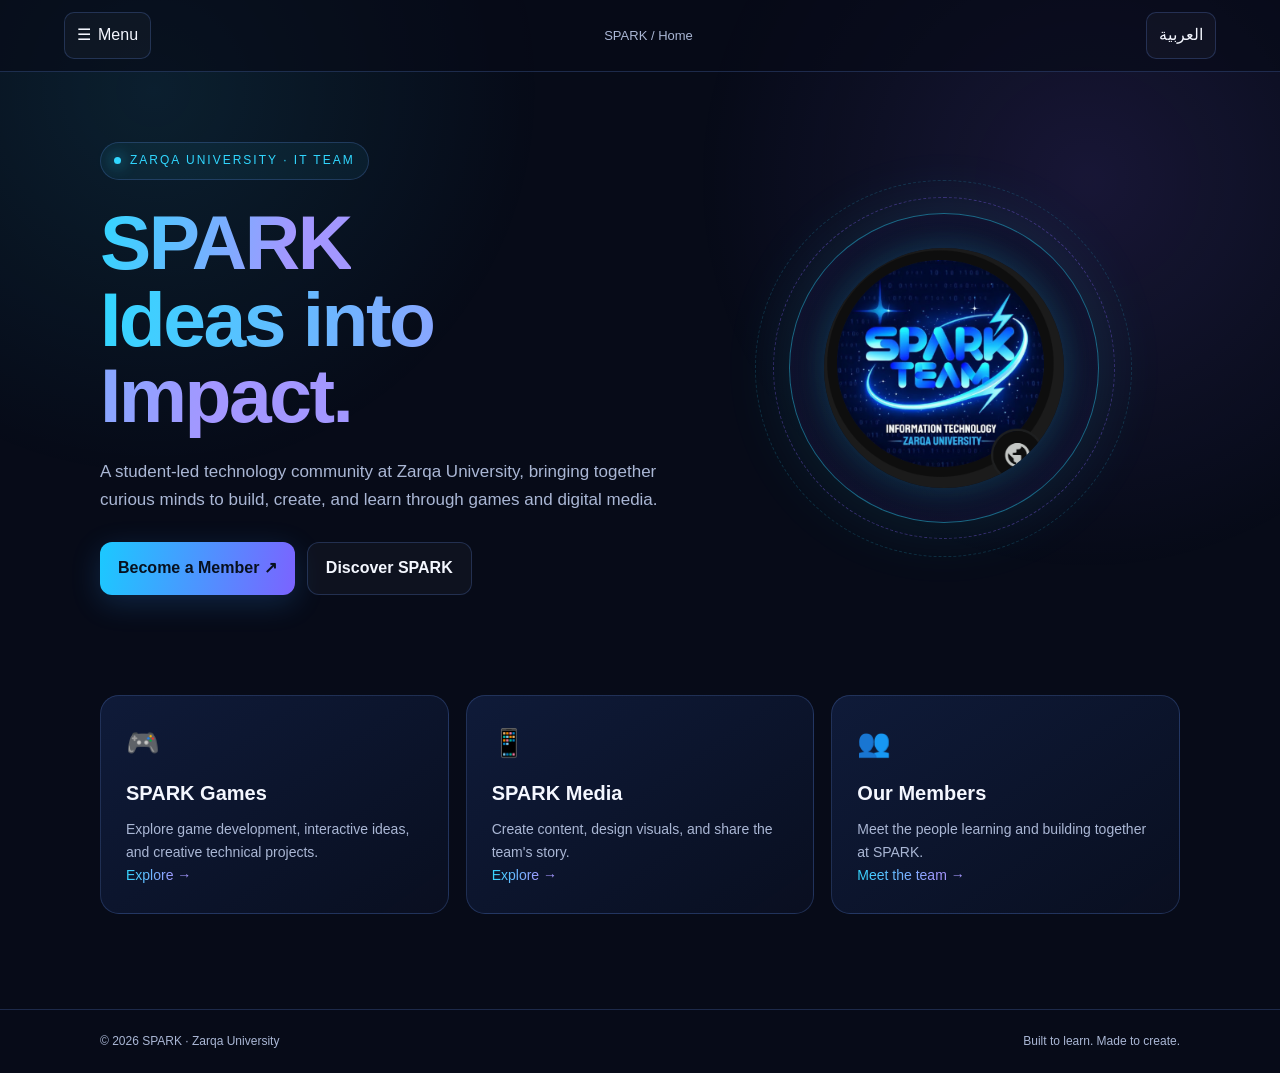
<file: index.html>
<!doctype html>
<html lang="en"><head><meta charset="utf-8"><meta name="viewport" content="width=device-width,initial-scale=1"><meta name="theme-color" content="#070b18"><title>Home | SPARK · Zarqa University</title><link rel="stylesheet" href="styles.css"></head>
<body><div class="layout"><aside class="sidebar" id="sidebar"><a class="brand" href="index.html"><img src="logo.png" alt="SPARK logo"><span>SPARK<small>ZARQA UNIVERSITY IT TEAM</small></span></a><div class="nav-title" data-en="Navigation" data-ar="القائمة الرئيسية">Navigation</div><nav class="navlinks"><a class="active" href="index.html"><span class="nav-icon">⌂</span><span data-en="Home" data-ar="الرئيسية">Home</span></a><a class="" href="about.html"><span class="nav-icon">✦</span><span data-en="About SPARK" data-ar="عن الفريق">About SPARK</span></a><a class="" href="games.html"><span class="nav-icon">🎮</span><span data-en="SPARK Games" data-ar="فريق الألعاب">SPARK Games</span></a><a class="" href="media.html"><span class="nav-icon">▣</span><span data-en="SPARK Media" data-ar="فريق الإعلام">SPARK Media</span></a><a class="" href="members.html"><span class="nav-icon">♙</span><span data-en="Team Members" data-ar="أعضاء الفريق">Team Members</span></a><a class="" href="join.html"><span class="nav-icon">＋</span><span data-en="Join the Team" data-ar="انضم للفريق">Join the Team</span></a><a class="" href="contact.html"><span class="nav-icon">✉</span><span data-en="Contact" data-ar="تواصل معنا">Contact</span></a></nav><div class="sidebar-bottom"><div data-en="Learn. Create. Innovate." data-ar="نتعلّم. نبدع. نبتكر.">Learn. Create. Innovate.</div><div class="social-mini"><a href="https://www.instagram.com/spaarkzu?cplk=cTc1aGY5dGhlcWZv" target="_blank" rel="noopener noreferrer">Instagram ↗</a></div></div></aside>
<div class="main"><div class="topbar"><button class="mobile-toggle" id="mobileToggle" type="button" aria-label="Open menu" aria-expanded="false">☰ <span data-en="Menu" data-ar="القائمة">Menu</span></button><div class="crumb">SPARK / Home</div><div class="top-actions"><button class="lang-btn" id="langBtn">العربية</button></div></div><main>
<div class="container hero"><div><div class="eyebrow"><span class="dot"></span><span data-en="Zarqa University · IT Team" data-ar="جامعة الزرقاء · فريق تكنولوجيا المعلومات">Zarqa University · IT Team</span></div><h1><span>SPARK</span><br><span data-en="Ideas into Impact." data-ar="نحوّل الأفكار إلى إنجاز">Ideas into Impact.</span></h1><p data-en="A student-led technology community at Zarqa University, bringing together curious minds to build, create, and learn through games and digital media." data-ar="مجتمع تقني طلابي في جامعة الزرقاء، يجمع العقول الشغوفة للتعلّم والإبداع وصناعة المشاريع في تطوير الألعاب والإعلام الرقمي.">A student-led technology community at Zarqa University, bringing together curious minds to build, create, and learn through games and digital media.</p><div class="actions"><a class="btn primary" href="join.html" data-en="Become a Member ↗" data-ar="انضم إلى الفريق ←">Become a Member ↗</a><a class="btn secondary" href="about.html" data-en="Discover SPARK" data-ar="اكتشف SPARK">Discover SPARK</a></div></div><div class="hero-art"><div class="orbit"><img alt="SPARK Team logo" src="logo.png"></div></div></div>
<div class="container section"><div class="grid"><article class="card"><div class="icon">🎮</div><h3>SPARK Games</h3><p data-en="Explore game development, interactive ideas, and creative technical projects." data-ar="استكشف تطوير الألعاب والأفكار التفاعلية والمشاريع التقنية الإبداعية.">Explore game development, interactive ideas, and creative technical projects.</p><p><a class="gradient" href="games.html">Explore →</a></p></article><article class="card"><div class="icon">📱</div><h3>SPARK Media</h3><p data-en="Create content, design visuals, and share the team's story." data-ar="اصنع المحتوى وصمّم المواد البصرية وشارك قصة الفريق.">Create content, design visuals, and share the team's story.</p><p><a class="gradient" href="media.html">Explore →</a></p></article><article class="card"><div class="icon">👥</div><h3 data-en="Our Members" data-ar="أعضاء الفريق">Our Members</h3><p data-en="Meet the people learning and building together at SPARK." data-ar="تعرّف على الأشخاص الذين يتعلّمون ويبنون معًا في SPARK.">Meet the people learning and building together at SPARK.</p><p><a class="gradient" href="members.html" data-en="Meet the team →" data-ar="تعرّف على الفريق ←">Meet the team →</a></p></article></div></div>
<footer><div class="container foot"><span>© <span data-year></span> SPARK · Zarqa University</span><span data-en="Built to learn. Made to create." data-ar="نتعلّم لنبدع، ونبدع لنترك أثرًا.">Built to learn. Made to create.</span></div></footer></main></div></div><script src="script.js"></script></body></html>
</file>
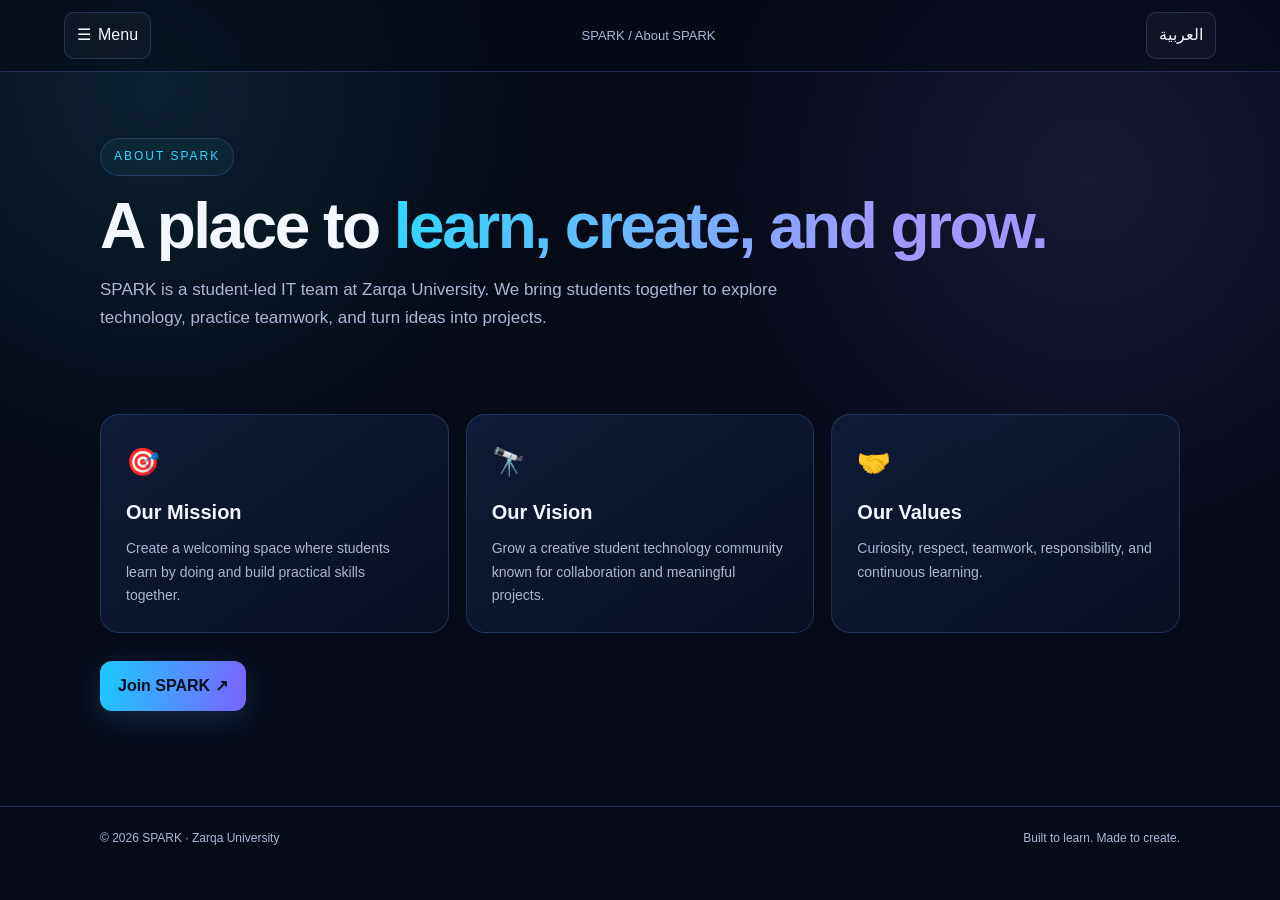
<file: about.html>
<!doctype html>
<html lang="en"><head><meta charset="utf-8"><meta name="viewport" content="width=device-width,initial-scale=1"><meta name="theme-color" content="#070b18"><title>About SPARK | SPARK · Zarqa University</title><link rel="stylesheet" href="styles.css"></head>
<body><div class="layout"><aside class="sidebar" id="sidebar"><a class="brand" href="index.html"><img src="logo.png" alt="SPARK logo"><span>SPARK<small>ZARQA UNIVERSITY IT TEAM</small></span></a><div class="nav-title" data-en="Navigation" data-ar="القائمة الرئيسية">Navigation</div><nav class="navlinks"><a class="" href="index.html"><span class="nav-icon">⌂</span><span data-en="Home" data-ar="الرئيسية">Home</span></a><a class="active" href="about.html"><span class="nav-icon">✦</span><span data-en="About SPARK" data-ar="عن الفريق">About SPARK</span></a><a class="" href="games.html"><span class="nav-icon">🎮</span><span data-en="SPARK Games" data-ar="فريق الألعاب">SPARK Games</span></a><a class="" href="media.html"><span class="nav-icon">▣</span><span data-en="SPARK Media" data-ar="فريق الإعلام">SPARK Media</span></a><a class="" href="members.html"><span class="nav-icon">♙</span><span data-en="Team Members" data-ar="أعضاء الفريق">Team Members</span></a><a class="" href="join.html"><span class="nav-icon">＋</span><span data-en="Join the Team" data-ar="انضم للفريق">Join the Team</span></a><a class="" href="contact.html"><span class="nav-icon">✉</span><span data-en="Contact" data-ar="تواصل معنا">Contact</span></a></nav><div class="sidebar-bottom"><div data-en="Learn. Create. Innovate." data-ar="نتعلّم. نبدع. نبتكر.">Learn. Create. Innovate.</div><div class="social-mini"><a href="https://www.instagram.com/spaarkzu?cplk=cTc1aGY5dGhlcWZv" target="_blank" rel="noopener noreferrer">Instagram ↗</a></div></div></aside>
<div class="main"><div class="topbar"><button class="mobile-toggle" id="mobileToggle" type="button" aria-label="Open menu" aria-expanded="false">☰ <span data-en="Menu" data-ar="القائمة">Menu</span></button><div class="crumb">SPARK / About SPARK</div><div class="top-actions"><button class="lang-btn" id="langBtn">العربية</button></div></div><main>
<div class="container page-head"><div class="eyebrow">ABOUT SPARK</div><h1 data-en="A place to <span>learn, create, and grow.</span>" data-ar="مساحة <span>للتعلّم والإبداع والنمو.</span>">A place to <span>learn, create, and grow.</span></h1><p data-en="SPARK is a student-led IT team at Zarqa University. We bring students together to explore technology, practice teamwork, and turn ideas into projects." data-ar="SPARK هو فريق تقني طلابي في جامعة الزرقاء. نجمع الطلاب لاستكشاف التكنولوجيا وتطوير العمل الجماعي وتحويل الأفكار إلى مشاريع.">SPARK is a student-led IT team at Zarqa University. We bring students together to explore technology, practice teamwork, and turn ideas into projects.</p></div><div class="container section"><div class="grid"><article class="card"><div class="icon">🎯</div><h3 data-en="Our Mission" data-ar="رسالتنا">Our Mission</h3><p data-en="Create a welcoming space where students learn by doing and build practical skills together." data-ar="إنشاء مساحة داعمة يتعلّم فيها الطلاب بالتطبيق ويبنون مهارات عملية معًا.">Create a welcoming space where students learn by doing and build practical skills together.</p></article><article class="card"><div class="icon">🔭</div><h3 data-en="Our Vision" data-ar="رؤيتنا">Our Vision</h3><p data-en="Grow a creative student technology community known for collaboration and meaningful projects." data-ar="بناء مجتمع تقني طلابي مبدع يشتهر بالتعاون والمشاريع ذات الأثر.">Grow a creative student technology community known for collaboration and meaningful projects.</p></article><article class="card"><div class="icon">🤝</div><h3 data-en="Our Values" data-ar="قيمنا">Our Values</h3><p data-en="Curiosity, respect, teamwork, responsibility, and continuous learning." data-ar="الفضول والاحترام والعمل الجماعي والمسؤولية والتعلّم المستمر.">Curiosity, respect, teamwork, responsibility, and continuous learning.</p></article></div><div class="actions"><a class="btn primary" href="join.html" data-en="Join SPARK ↗" data-ar="انضم إلى SPARK ←">Join SPARK ↗</a></div></div>
<footer><div class="container foot"><span>© <span data-year></span> SPARK · Zarqa University</span><span data-en="Built to learn. Made to create." data-ar="نتعلّم لنبدع، ونبدع لنترك أثرًا.">Built to learn. Made to create.</span></div></footer></main></div></div><script src="script.js"></script></body></html>
</file>
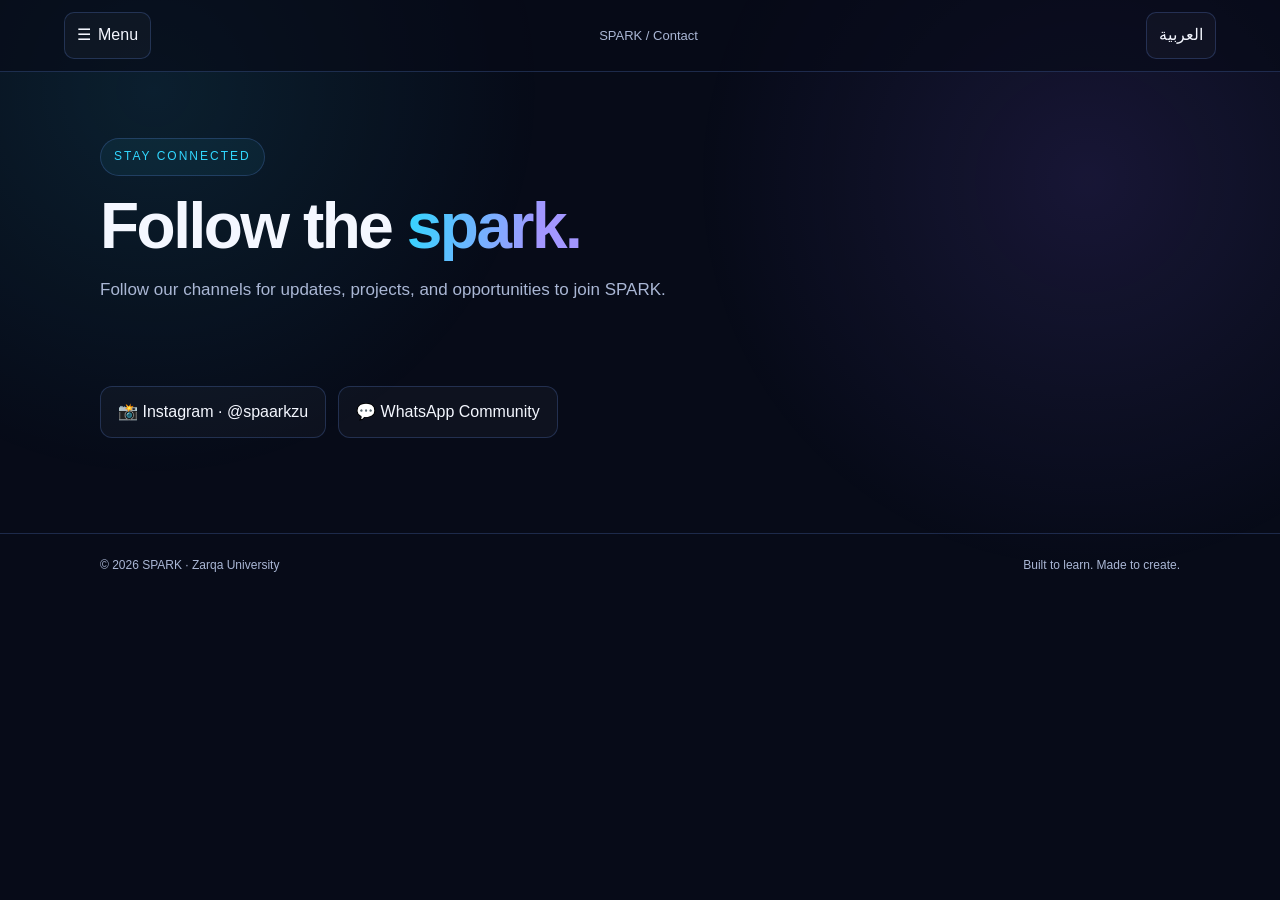
<file: contact.html>
<!doctype html>
<html lang="en"><head><meta charset="utf-8"><meta name="viewport" content="width=device-width,initial-scale=1"><meta name="theme-color" content="#070b18"><title>Contact | SPARK · Zarqa University</title><link rel="stylesheet" href="styles.css"></head>
<body><div class="layout"><aside class="sidebar" id="sidebar"><a class="brand" href="index.html"><img src="logo.png" alt="SPARK logo"><span>SPARK<small>ZARQA UNIVERSITY IT TEAM</small></span></a><div class="nav-title" data-en="Navigation" data-ar="القائمة الرئيسية">Navigation</div><nav class="navlinks"><a class="" href="index.html"><span class="nav-icon">⌂</span><span data-en="Home" data-ar="الرئيسية">Home</span></a><a class="" href="about.html"><span class="nav-icon">✦</span><span data-en="About SPARK" data-ar="عن الفريق">About SPARK</span></a><a class="" href="games.html"><span class="nav-icon">🎮</span><span data-en="SPARK Games" data-ar="فريق الألعاب">SPARK Games</span></a><a class="" href="media.html"><span class="nav-icon">▣</span><span data-en="SPARK Media" data-ar="فريق الإعلام">SPARK Media</span></a><a class="" href="members.html"><span class="nav-icon">♙</span><span data-en="Team Members" data-ar="أعضاء الفريق">Team Members</span></a><a class="" href="join.html"><span class="nav-icon">＋</span><span data-en="Join the Team" data-ar="انضم للفريق">Join the Team</span></a><a class="active" href="contact.html"><span class="nav-icon">✉</span><span data-en="Contact" data-ar="تواصل معنا">Contact</span></a></nav><div class="sidebar-bottom"><div data-en="Learn. Create. Innovate." data-ar="نتعلّم. نبدع. نبتكر.">Learn. Create. Innovate.</div><div class="social-mini"><a href="https://www.instagram.com/spaarkzu?cplk=cTc1aGY5dGhlcWZv" target="_blank" rel="noopener noreferrer">Instagram ↗</a></div></div></aside>
<div class="main"><div class="topbar"><button class="mobile-toggle" id="mobileToggle" type="button" aria-label="Open menu" aria-expanded="false">☰ <span data-en="Menu" data-ar="القائمة">Menu</span></button><div class="crumb">SPARK / Contact</div><div class="top-actions"><button class="lang-btn" id="langBtn">العربية</button></div></div><main>
<div class="container page-head"><div class="eyebrow">STAY CONNECTED</div><h1 data-en="Follow the <span>spark.</span>" data-ar="تابع <span>شرارة الإبداع.</span>">Follow the <span>spark.</span></h1><p data-en="Follow our channels for updates, projects, and opportunities to join SPARK." data-ar="تابع حساباتنا لمعرفة الأخبار والمشاريع وفرص الانضمام إلى SPARK.">Follow our channels for updates, projects, and opportunities to join SPARK.</p></div><div class="container section"><div class="socials"><a href="https://www.instagram.com/spaarkzu?cplk=cTc1aGY5dGhlcWZv" target="_blank" rel="noopener noreferrer">📸 Instagram · @spaarkzu</a><a href="https://chat.whatsapp.com/Emh3eG9avv4EZz9HbiEPkE" target="_blank" rel="noopener noreferrer">💬 WhatsApp Community</a></div></div>
<footer><div class="container foot"><span>© <span data-year></span> SPARK · Zarqa University</span><span data-en="Built to learn. Made to create." data-ar="نتعلّم لنبدع، ونبدع لنترك أثرًا.">Built to learn. Made to create.</span></div></footer></main></div></div><script src="script.js"></script></body></html>
</file>
<file: styles.css>
:root{--bg:#070b18;--panel:#0e1630;--panel2:#111d3d;--blue:#31d7ff;--violet:#8865ff;--text:#f4f7ff;--muted:#aab7d5;--line:rgba(110,157,255,.22)}
*{box-sizing:border-box}html{scroll-behavior:smooth}body{margin:0;background:var(--bg);color:var(--text);font-family:Inter,"Segoe UI",Arial,sans-serif;line-height:1.65}
body:before{content:"";position:fixed;inset:0;pointer-events:none;background:radial-gradient(circle at 12% 10%,rgba(49,215,255,.1),transparent 28%),radial-gradient(circle at 85% 20%,rgba(136,101,255,.13),transparent 30%);z-index:-1}
a{color:inherit;text-decoration:none}button{font:inherit}.layout{min-height:100vh}.sidebar{position:fixed;inset:0 auto 0 0;width:265px;background:rgba(7,11,24,.96);border-right:1px solid var(--line);padding:24px 18px;display:flex;flex-direction:column;z-index:10;backdrop-filter:blur(15px)}
.brand{display:flex;align-items:center;gap:12px;font-weight:900;letter-spacing:2px;padding:0 8px 28px}.brand img{width:54px;height:54px;border-radius:50%;object-fit:cover;border:1px solid #1b8dff}.brand small{display:block;color:var(--muted);font-size:10px;letter-spacing:1px;font-weight:600}
.nav-title{font-size:10px;color:#7383aa;letter-spacing:2px;padding:12px 13px 8px;text-transform:uppercase}.navlinks{display:grid;gap:7px}.navlinks a{display:flex;align-items:center;gap:12px;padding:12px 13px;border-radius:12px;color:var(--muted);font-size:14px;transition:.2s}.navlinks a:hover,.navlinks a.active{color:white;background:linear-gradient(100deg,rgba(49,215,255,.13),rgba(136,101,255,.14));border:1px solid rgba(49,215,255,.2)}.nav-icon{width:23px;text-align:center;font-size:17px}.sidebar-bottom{margin-top:auto;padding:16px 10px 0;color:var(--muted);font-size:12px;border-top:1px solid var(--line)}.social-mini{display:flex;gap:10px;margin-top:10px;color:var(--blue)}
.main{margin-left:265px;min-height:100vh}.topbar{height:72px;display:flex;align-items:center;justify-content:space-between;padding:0 5%;border-bottom:1px solid var(--line);background:rgba(7,11,24,.62)}.crumb{font-size:13px;color:var(--muted)}.top-actions{display:flex;align-items:center;gap:10px}.lang-btn,.mobile-toggle{background:rgba(255,255,255,.03);color:var(--text);border:1px solid var(--line);padding:9px 12px;border-radius:10px;cursor:pointer}.mobile-toggle{display:none}
.container{width:min(1080px,90%);margin:auto}.hero{min-height:580px;display:grid;grid-template-columns:1.1fr .9fr;gap:30px;align-items:center;padding:70px 0}.eyebrow{display:inline-flex;align-items:center;gap:9px;color:var(--blue);font-size:12px;letter-spacing:2px;text-transform:uppercase;border:1px solid var(--line);background:rgba(49,215,255,.06);border-radius:999px;padding:8px 13px}.dot{width:7px;height:7px;background:var(--blue);border-radius:50%;box-shadow:0 0 15px var(--blue)}
h1{font-size:clamp(48px,6vw,78px);line-height:1;letter-spacing:-2.5px;margin:24px 0}h1 span,.gradient{background:linear-gradient(100deg,var(--blue),#a397ff 75%);-webkit-background-clip:text;background-clip:text;color:transparent}.hero p,.muted{color:var(--muted)}.hero p{max-width:620px;font-size:17px}.actions{display:flex;gap:12px;flex-wrap:wrap;margin-top:28px}.btn{display:inline-flex;align-items:center;justify-content:center;gap:8px;border-radius:12px;padding:12px 18px;font-weight:800;border:1px solid var(--line);cursor:pointer;transition:.2s}.primary{background:linear-gradient(100deg,#1bc9ff,#7b63ff);color:#07101f;border:0;box-shadow:0 8px 30px rgba(49,150,255,.2)}.secondary{background:rgba(255,255,255,.03)}.btn:hover{transform:translateY(-2px)}
.hero-art{display:grid;place-items:center;min-height:340px}.orbit{width:min(310px,70vw);aspect-ratio:1;border-radius:50%;display:grid;place-items:center;border:1px solid rgba(49,215,255,.45);box-shadow:0 0 70px rgba(49,215,255,.12),inset 0 0 55px rgba(136,101,255,.12);background:radial-gradient(circle,rgba(49,215,255,.08),rgba(9,14,33,.8) 65%);position:relative}.orbit img{width:78%;height:78%;object-fit:cover;border-radius:50%;box-shadow:0 0 35px rgba(49,215,255,.24)}.orbit:before,.orbit:after{content:"";position:absolute;width:340px;height:340px;border:1px dashed rgba(136,101,255,.35);border-radius:50%;animation:spin 28s linear infinite}.orbit:after{width:375px;height:375px;border-color:rgba(49,215,255,.16);animation-direction:reverse}@keyframes spin{to{transform:rotate(360deg)}}
.page-head{padding:66px 0 35px}.page-head h1{font-size:clamp(42px,5vw,64px);margin:18px 0}.page-head p{color:var(--muted);max-width:760px;font-size:17px}.section{padding:30px 0 70px}.grid{display:grid;grid-template-columns:repeat(3,1fr);gap:17px}.card{padding:25px;border:1px solid var(--line);background:linear-gradient(145deg,rgba(17,29,61,.88),rgba(10,16,34,.86));border-radius:19px;min-height:190px;transition:.2s}.card:hover{transform:translateY(-4px);border-color:rgba(49,215,255,.48)}.icon{font-size:27px;margin-bottom:12px}.card h3{margin:0 0 8px;font-size:20px}.card p{color:var(--muted);margin:0;font-size:14px}
.form-card,.panel{border:1px solid var(--line);border-radius:22px;background:rgba(14,22,48,.82);padding:26px}.form-grid{display:grid;grid-template-columns:1fr 1fr;gap:15px}.field{display:flex;flex-direction:column;gap:7px}.field.full{grid-column:1/-1}label{font-size:13px;color:#dbe6ff;font-weight:700}input,select,textarea{width:100%;background:#080f23;color:var(--text);border:1px solid rgba(120,155,230,.28);border-radius:10px;padding:12px 13px;font:inherit;outline:none}input:focus,select:focus,textarea:focus{border-color:var(--blue);box-shadow:0 0 0 3px rgba(49,215,255,.09)}textarea{min-height:105px;resize:vertical}.hint{font-size:12px;color:var(--muted)}.notice{display:none;margin-top:12px;padding:12px;border:1px solid rgba(49,215,255,.35);background:rgba(49,215,255,.08);border-radius:10px}
.socials{display:flex;gap:12px;flex-wrap:wrap}.socials a{border:1px solid var(--line);background:rgba(255,255,255,.03);padding:12px 17px;border-radius:12px}.member-placeholder{border:1px dashed rgba(110,157,255,.35);border-radius:18px;padding:35px;text-align:center;color:var(--muted);background:rgba(14,22,48,.45)}
footer{border-top:1px solid var(--line);padding:22px 0;color:var(--muted);font-size:12px;margin-top:25px}.foot{display:flex;justify-content:space-between;gap:12px;flex-wrap:wrap}
[dir="rtl"] body{font-family:Tahoma,Arial,sans-serif}[dir="rtl"] .sidebar{left:auto;right:0;border-right:0;border-left:1px solid var(--line)}[dir="rtl"] .main{margin-left:0;margin-right:265px}[dir="rtl"] .field{text-align:right}
@media(max-width:900px){.sidebar{transform:translateX(-105%);transition:transform .25s}.sidebar.open{transform:translateX(0)}[dir="rtl"] .sidebar{transform:translateX(105%)}[dir="rtl"] .sidebar.open{transform:translateX(0)}.main,[dir="rtl"] .main{margin:0}.mobile-toggle{display:inline-block}.topbar{height:66px}.hero{grid-template-columns:1fr;padding:45px 0}.hero-art{order:-1;min-height:280px}.orbit:before{width:290px;height:290px}.orbit:after{width:320px;height:320px}.grid{grid-template-columns:1fr 1fr}}
@media(max-width:560px){.grid,.form-grid{grid-template-columns:1fr}.field.full{grid-column:auto}h1{letter-spacing:-1px}.page-head{padding-top:42px}.topbar{padding:0 4%}}

/* Sidebar is hidden by default on desktop and mobile; open it with the menu button. */
.sidebar{transform:translateX(-105%);transition:transform .25s ease;visibility:hidden;pointer-events:none}
.sidebar.open{transform:translateX(0);visibility:visible;pointer-events:auto}
[dir="rtl"] .sidebar{transform:translateX(105%)}
[dir="rtl"] .sidebar.open{transform:translateX(0)}
.main,[dir="rtl"] .main{margin-left:0;margin-right:0}
.mobile-toggle{display:inline-flex;align-items:center;justify-content:center;gap:7px}
@media(max-width:900px){.sidebar{transform:translateX(-105%)}[dir="rtl"] .sidebar{transform:translateX(105%)}.mobile-toggle{display:inline-flex}.main,[dir="rtl"] .main{margin:0}}
</file>
